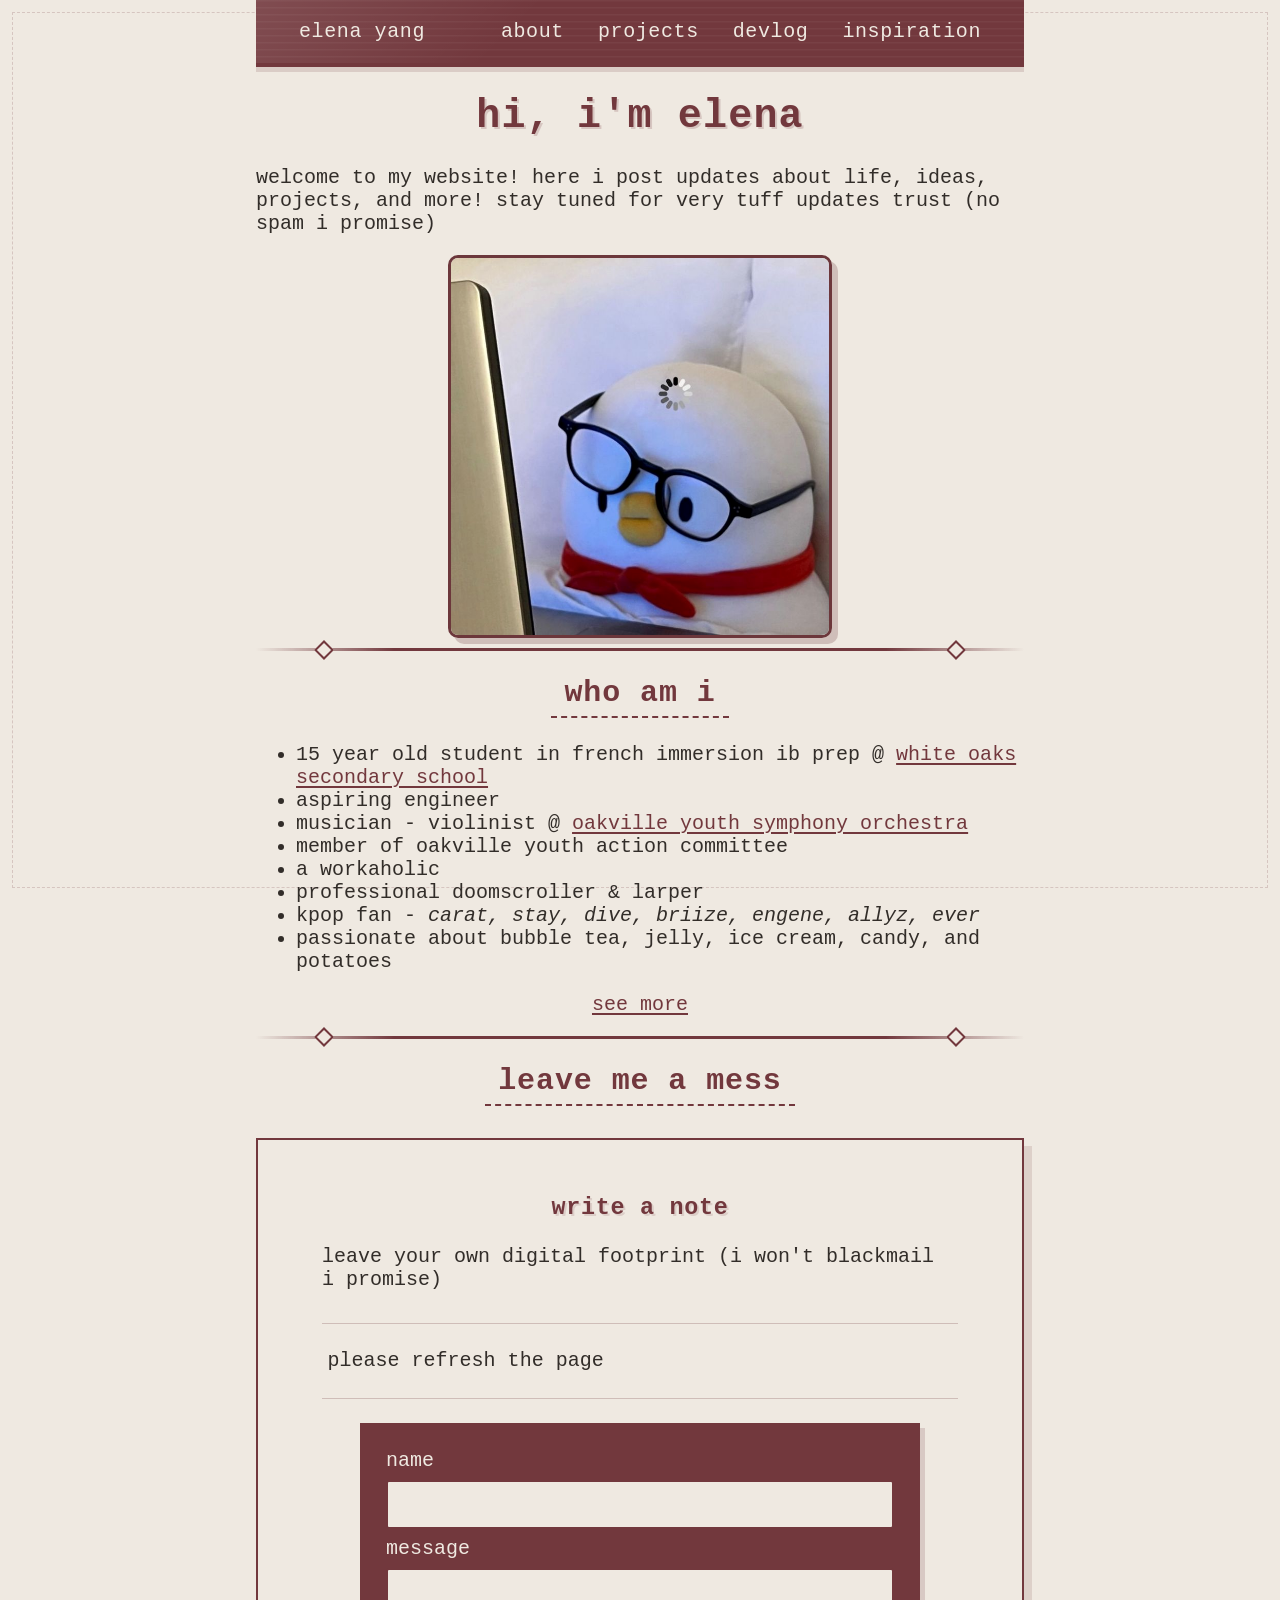
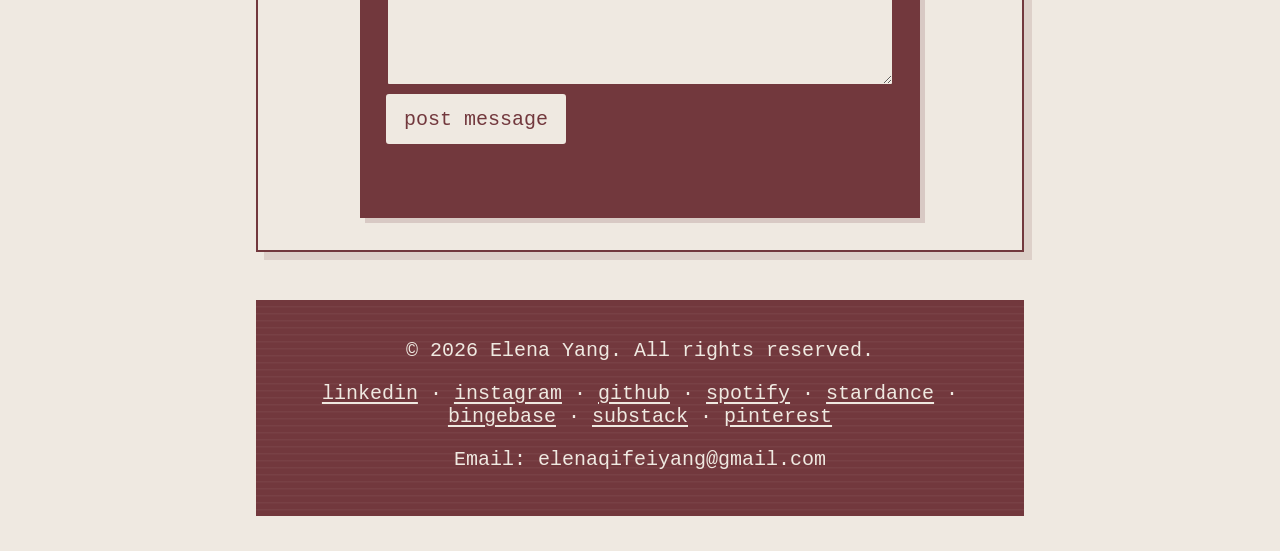
<file: index.html>
<!DOCTYPE html>
<html lang="en">
    <head>
        <meta charset="UTF-8">
        <meta name="viewport" content="width=device-width, initial-scale=1.0">
        <title>elena yang</title>
        <link rel = "icon" href = "download (6).jpg" style = "border-radius:10px;">
        <link rel = "stylesheet" href = "style.css">
    <body>

        <header class="site-header">
        <nav class="nav-system">
            <ul class="nav-links" id = "navLinks">
                <li><a href="index.html">elena yang</a></li>
                <li><a href="about.html">about</a></li>
                <li><a href="projects.html">projects</a></li>
                <li><a href="blog.html">devlog</a></li>
                <li><a href="inspo.html">inspiration</a></li>
            </ul>

            <button class="nav-toggle" id="navToggle" aria-label="Toggle navigation" aria-expanded="false">
                <span></span>
                <span></span>
                <span></span>
            </button>
        </nav>
    </header>

        <h1>hi, i'm elena</h1>
        <p>welcome to my website! here i post updates about life, ideas, projects, and more! stay tuned for very tuff updates trust (no spam i promise)</p>
        <img src="duck.jpg" alt = "duck" class = "image">
        <hr>

        <h2>who am i</h2>
        <ul>
            <li>15 year old student in french immersion ib prep @ <a href = "https://www.hdsb.ca/wos">white oaks secondary school</a></li>
            <li>aspiring engineer</li>
            <li>musician - violinist @ <a href = "https://www.osyo.ca">oakville youth symphony orchestra</a></li>
            <li>member of oakville youth action committee</li>
            <li>a workaholic</li>
            <li>professional doomscroller & larper</li>
            <li>kpop fan - <i>carat, stay, dive, briize, engene, allyz, ever</i></li>
            <li>passionate about bubble tea, jelly, ice cream, candy, and potatoes</li>
        </ul>

        <p style = "text-align: center;"><a href = "about.html">see more</a></p>
        <hr>
        <h2>leave me a message!</h2>
        <section class="guestbook" aria-labelledby="guestbook-title">
            <div class="guestbook-inner">
                <h3 id="guestbook-title">write a note</h3>
                <p>leave your own digital footprint (i won't blackmail i promise)</p>
                <div id="guestbookMessages" class="guestbook-messages" aria-live="polite">
                    <p>loading messages...</p>
                </div>
                <form id="guestbookForm" class="guestbook-form">
                    <label for="guestbookName">name</label>
                    <input id="guestbookName" name="name" type="text" maxlength="60" required autocomplete="name">

                    <label for="guestbookMessage">message</label>
                    <textarea id="guestbookMessage" name="message" rows="4" maxlength="280" required></textarea>

                    <label class="guestbook-website" aria-hidden="true">
                        website
                        <input name="website" type="text" tabindex="-1" autocomplete="off">
                    </label>

                    <button type="submit">post message</button>
                    <p id="guestbookStatus" class="guestbook-status" role="status" aria-live="polite"></p>
                </form>
            </div>
        </section>
        

        <footer>
            <p>&copy; 2026 Elena Yang. All rights reserved.</p>
            <p style = "align-self: center;"><a href = "https://www.linkedin.com/in/elena-yang-8b864b420">linkedin</a> &middot; <a href = "https://www.instagram.com/ele.naaa.y/">instagram</a>
            &middot; <a href = "https://github.com/ele-na2011">github</a> &middot; <a href = "https://open.spotify.com/user/31h2o2dfj5xzb2yewfbd2yvqqmdq?si=186e0ae6f700463e">spotify</a> &middot; <a href = "https://stardance.hackclub.com/@ele-na/projects">stardance</a>
            &middot; <a href = "https://bingebase.com/users/elenaqifeiyang">bingebase</a> &middot; <a href = "https://elenayang2011.substack.com/">substack</a> &middot; <a href = "https://pin.it/3pT1wcuAT">pinterest</a></p>
            <p>Email: elenaqifeiyang@gmail.com</p>
        </footer>
        <script src="script.js"></script>
    </body>
</html>
</file>
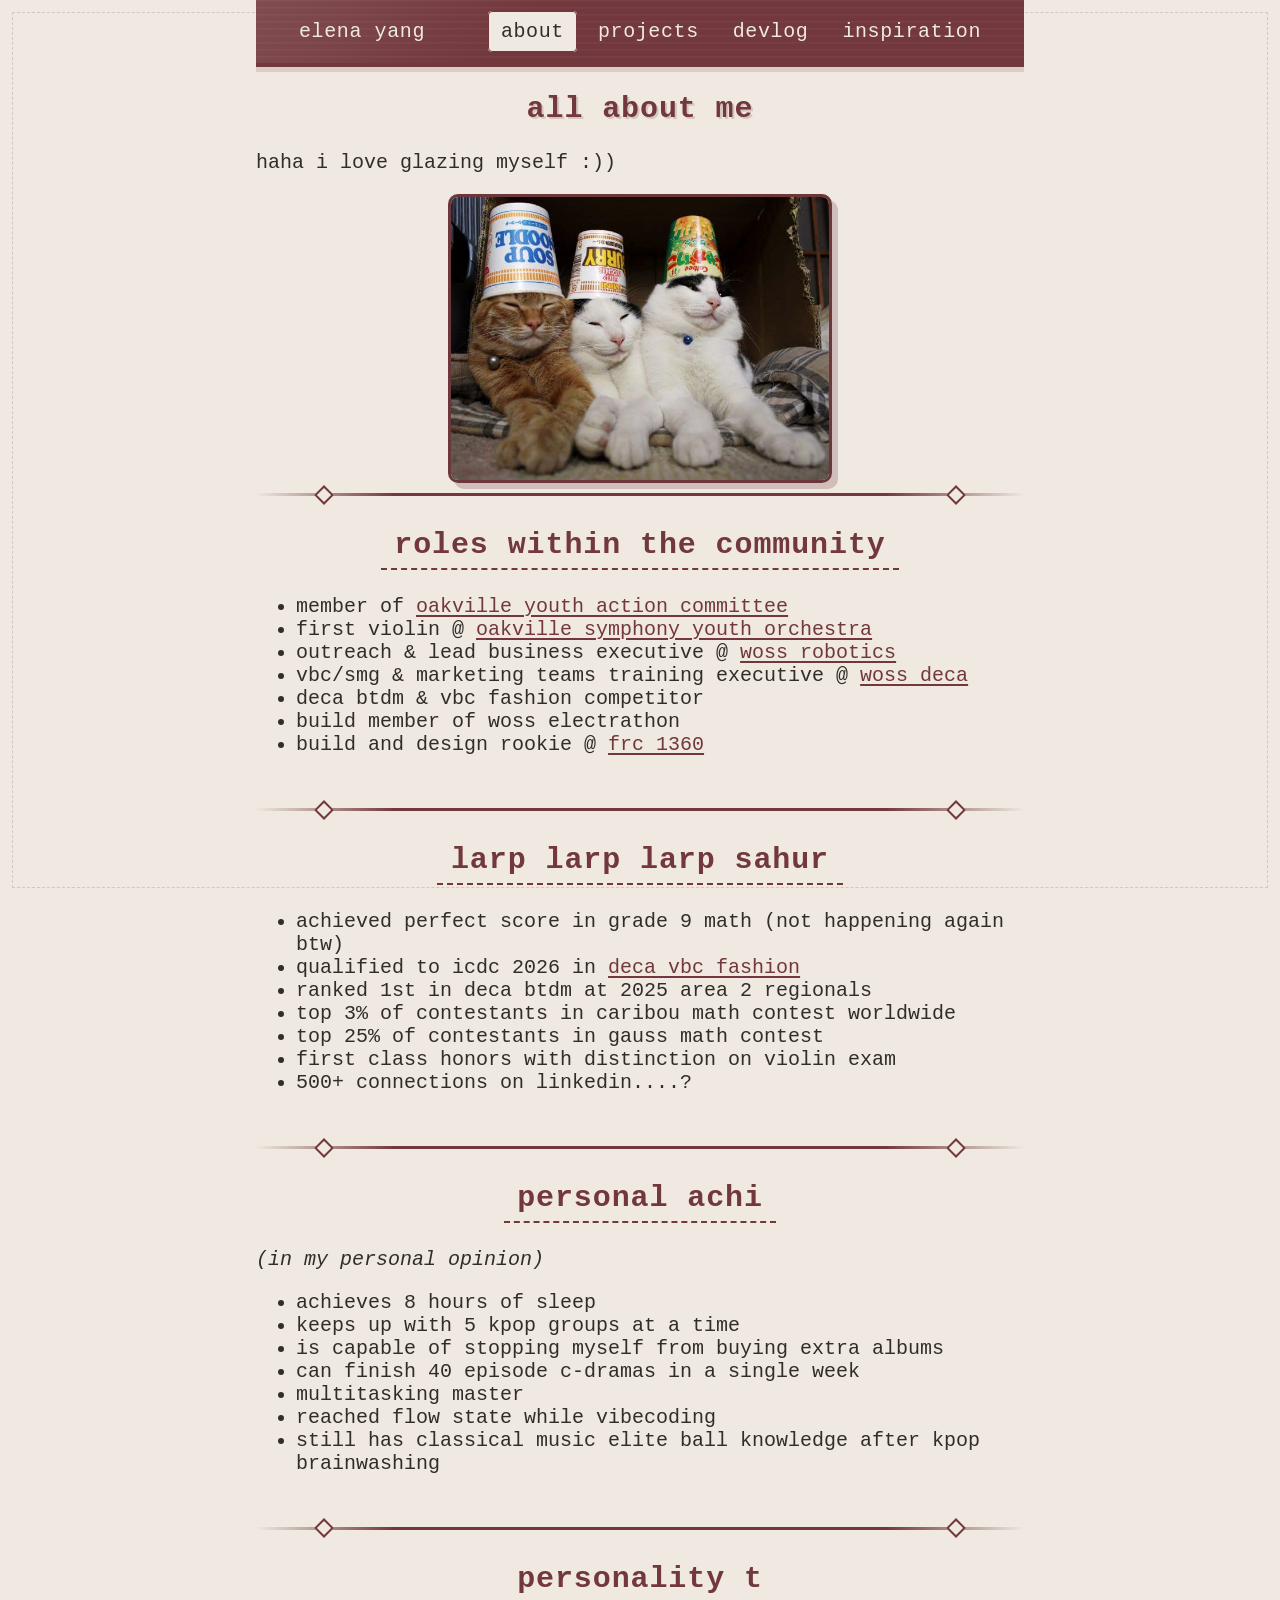
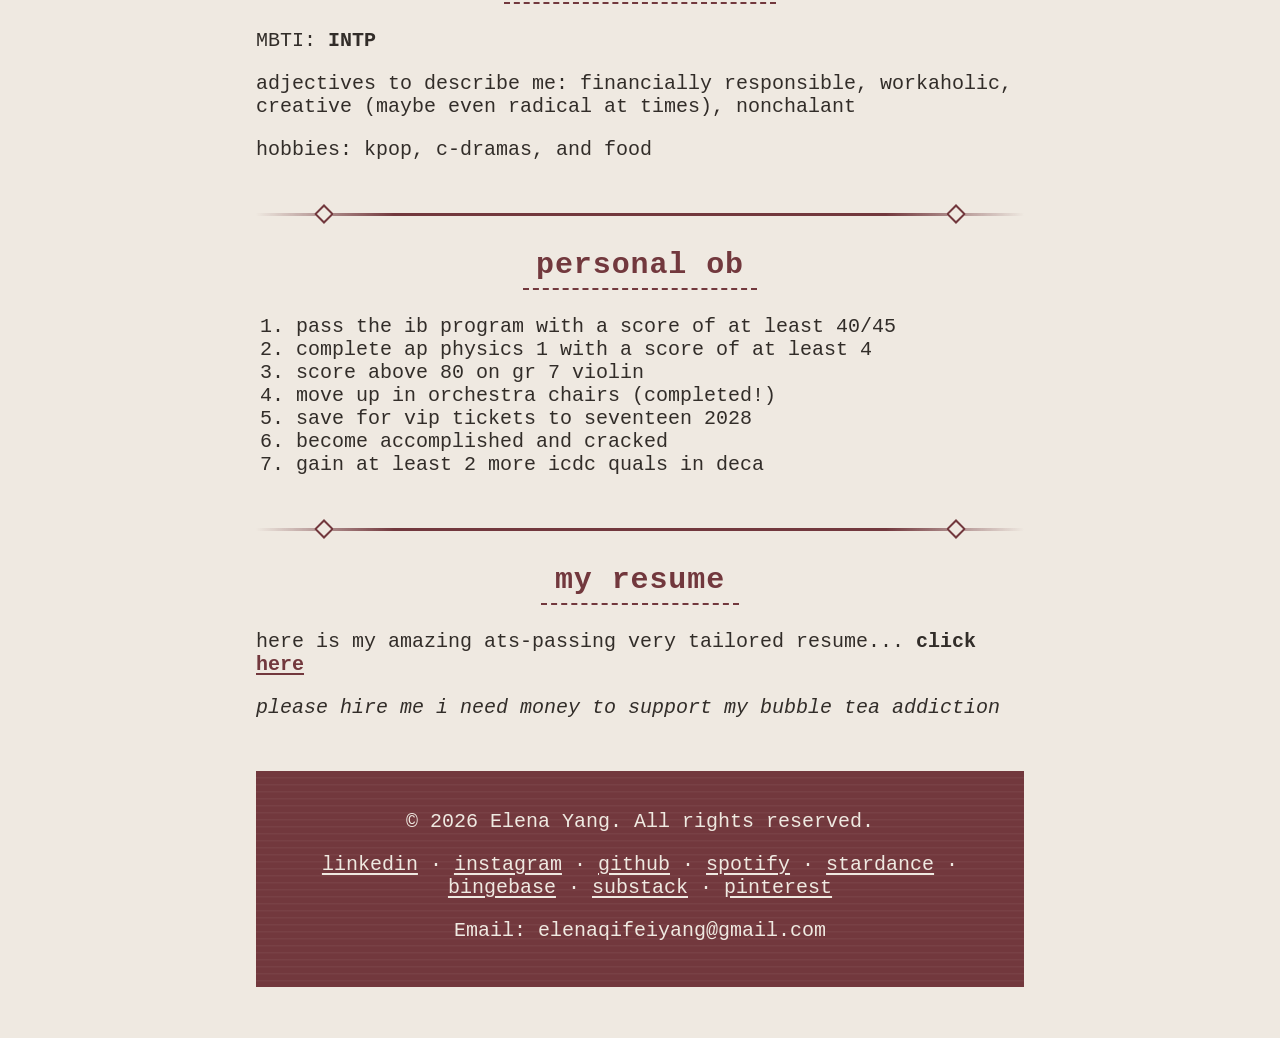
<file: about.html>
<!DOCTYPE html>
<html lang = "en">
    <head>
        <meta name="viewport" content="width=device-width, initial-scale=1.0">
        <link rel = "stylesheet" href = "style.css">
        <title>elena yang | about</title>
        <link rel = "icon" href = "download (6).jpg" style = "border-radius: 10px;">

    </head>

    <body class="about-page">
        <header class="site-header">
        <nav class="nav-system">
            <ul class="nav-links" id = "navLinks">
                <li><a href="index.html">elena yang</a></li>
                <li><a href="about.html" class = "active-page">about</a></li>
                <li><a href="projects.html">projects</a></li>
                <li><a href="blog.html">devlog</a></li>
                <li><a href="inspo.html">inspiration</a></li>
            </ul>

            <button class="nav-toggle" id="navToggle" aria-label="Toggle navigation" aria-expanded="false">
                <span></span>
                <span></span>
                <span></span>
            </button>
        </nav>
    </header>

    <section class="about-intro">
        <div>
            <h1>all about me</h1>
            <p>haha i love glazing myself :))</p>
        </div>
        <img src = "2bmyl2anbgc01.jpg" class = "image" alt="Elena Yang">
    </section>
    <hr>

    <section class="about-section about-section--text-only">
        <div class="about-section-content">
            <h2>roles within the community</h2>
            <ul>
                <li>member of <a href = "https://www.oakville.ca/parks-recreation-culture/programs-activities/youth-services/oakville-youth-action-committee/">oakville youth action committee</a></li>
                <li>first violin @ <a href = "https://osyo.ca/">oakville symphony youth orchestra</a></li>
                <li>outreach & lead business executive @ <a href = "https://wossrobotics.ca">woss robotics</a></li>
                <li>vbc/smg & marketing teams training executive @ <a href = "https://www.instagram.com/wossdeca/?hl=en">woss deca</a></li>
                <li>deca btdm & vbc fashion competitor</li>
                <li>build member of woss electrathon</li>
                <li>build and design rookie @ <a href = "https://1360.ca/">frc 1360</a></li>
            </ul>
        </div>
    </section>
    <hr>

    <section class="about-section about-section--text-only">
        <div class="about-section-content">
            <h2>larp larp larp sahur</h2>
            <ul>
                <li>achieved perfect score in grade 9 math (not happening again btw)</li>
                <li>qualified to icdc 2026 in <a href = "https://www.decadirect.org/articles/announcing-the-2025-2026-virtual-business-challenge-round-2-icdc-qualifiers">deca vbc fashion</a></li>
                <li>ranked 1st in deca btdm at 2025 area 2 regionals</li>
                <li>top 3% of contestants in caribou math contest worldwide</li>
                <li>top 25% of contestants in gauss math contest</li>
                <li>first class honors with distinction on violin exam</li>
                <li>500+ connections on linkedin....?</li>
            </ul>
        </div>
    </section>

    <hr>
    
    <section class="about-section about-section--text-only">
        <div class="about-section-content">
            <h2>personal achievements</h2>
            <p><i>(in my personal opinion)</i></p>
            <ul>
                <li>achieves 8 hours of sleep</li>
                <li>keeps up with 5 kpop groups at a time</li>
                <li>is capable of stopping myself from buying extra albums</li>
                <li>can finish 40 episode c-dramas in a single week</li>
                <li>multitasking master</li>
                <li>reached flow state while vibecoding</li>
                <li>still has classical music elite ball knowledge after kpop brainwashing</li>
            </ul>
        </div>
    </section>
    <hr>
    <section class="about-section about-section--text-only">
        <div class="about-section-content">
            <h2>personality traits</h2>
            <p>MBTI: <strong>INTP</strong></p>
            <p>adjectives to describe me: financially responsible, workaholic, creative (maybe even radical at times), nonchalant</p>
            <p>hobbies: kpop, c-dramas, and food</p>
        </div>
    </section>
    <hr>
    <section class="about-section about-section--text-only">
        <div class="about-section-content">
            <h2>personal objectives</h2>
            <ol>
                <li>pass the ib program with a score of at least 40/45</li>
                <li>complete ap physics 1 with a score of at least 4</li>
                <li>score above 80 on gr 7 violin</li>
                <li>move up in orchestra chairs (completed!)</li>
                <li>save for vip tickets to seventeen 2028</li>
                <li>become accomplished and cracked</li>
                <li>gain at least 2 more icdc quals in deca</li>
            </ol>
        </div>
    </section>

    <hr>
    <section class="about-section about-section--text-only">
        <div class="about-section-content">
            <h2>my resume</h2>
            <p>here is my amazing ats-passing very tailored resume... <strong>click <a href = "Elena_Yang_Resume.pdf">here</a></strong></p>
            <p><i>please hire me i need money to support my bubble tea addiction</i></p>
        </div>
    </section>
    </body>
    <script src="script.js"></script>
    <footer>
            <p>&copy; 2026 Elena Yang. All rights reserved.</p>
            <p style = "align-self: center;"><a href = "https://www.linkedin.com/in/elena-yang-8b864b420">linkedin</a> &middot; <a href = "https://www.instagram.com/ele.naaa.y/">instagram</a>
            &middot; <a href = "https://github.com/ele-na2011">github</a> &middot; <a href = "https://open.spotify.com/user/31h2o2dfj5xzb2yewfbd2yvqqmdq?si=186e0ae6f700463e">spotify</a> &middot; <a href = "https://stardance.hackclub.com/@ele-na/projects">stardance</a>
            &middot; <a href = "https://bingebase.com/users/elenaqifeiyang">bingebase</a> &middot; <a href = "https://elenayang2011.substack.com/">substack</a> &middot; <a href = "https://pin.it/3pT1wcuAT">pinterest</a></p>
            <p>Email: elenaqifeiyang@gmail.com</p>
        </footer>
</html>
</file>
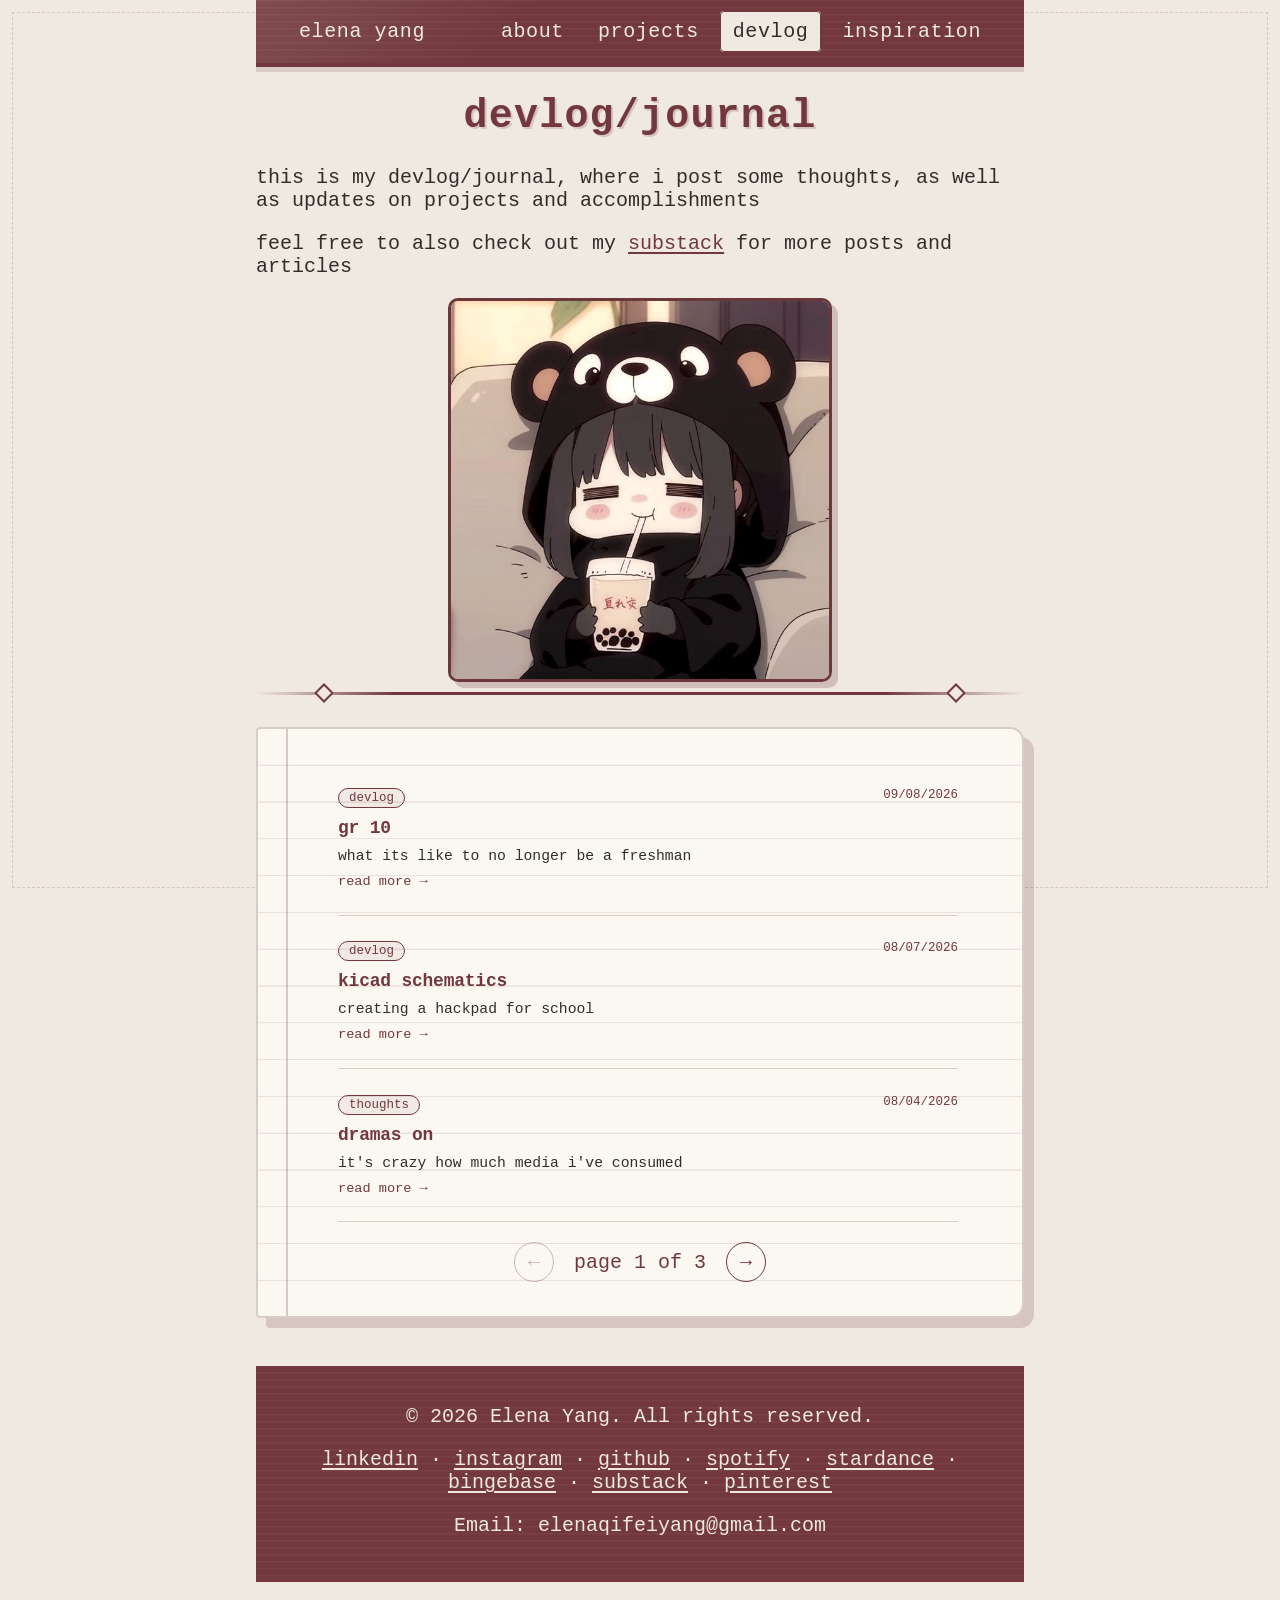
<file: blog.html>
<!DOCTYPE html>
<html lang = "en">
    <head>
        <meta name="viewport" content="width=device-width, initial-scale=1.0">
        <link rel = "stylesheet" href = "style.css">
        <title>elena yang | devlog</title>
        <link rel = "icon" href = "download (6).jpg" style = "border-radius: 10px;">

        <style>
           :root {
            --font: monospace, x-large;
           }
            .grid{
  display:grid;
  gap:18px;
  grid-template-columns:repeat(auto-fill,minmax(260px,1fr));
}

.card{
  border:2px solid #322d29;
  border-radius:10px;
  padding:22px;
  text-align:left;
  font-family:monospace;;
  color:#322d29;
  font-size: x-large;
  display:flex;
  flex-direction:column;
  gap:10px;
  transition:transform .25s cubic-bezier(.2,.8,.2,1), background .25s, border-color .25s, box-shadow .25s;
}

.card:focus-visible{outline:2px solid var(--accent);outline-offset:3px}

.card .meta{display:flex;justify-content:space-between;gap:10px;font-size:.78rem;color:var(--muted)}
.tag{border:1px solid var(--line);padding:2px 10px;border-radius:999px}
.card h3{margin:0;font-size:1.12rem;letter-spacing:-.01em}
.card .excerpt{margin:0;color:var(--muted);font-size:.92rem}
.card .more{margin-top:auto;color:var(--accent);font-size:.85rem}

/* ---- expanded overlay ---- */
.overlay{
  position:fixed;
  inset:0;
  background:#322d29;
  backdrop-filter:blur(6px);
  display:flex;
  align-items:flex-start;
  justify-content:center;
  padding:40px 18px;
  overflow-y:auto;
  z-index:50;
  opacity:0;
  pointer-events:none;
  transition:opacity .25s;
}
.overlay.open{opacity:1;pointer-events:auto}

.panel{
  width:min(760px,100%);
  background:#322d29;
  border:1px solid var(--line);
  border-radius:20px;
  padding:38px 34px;
  transform:translateY(18px) scale(.98);
  opacity:0;
  transition:transform .3s cubic-bezier(.2,.8,.2,1), opacity .3s;
}
.overlay.open .panel{transform:none;opacity:1}

.panel header{color:#efe9e1;display:flex;justify-content:space-between;gap:16px;align-items:flex-start}
.panel h2{color:#efe9e1;margin:0;font-size:1.7rem;letter-spacing:-.02em}
.panel .meta{color:#efe9e1;font-size:.85rem;margin:6px 0 22px}
.panel .body p{color:#efe9e1;margin:0 0 16px}
.panel .body ul{color:#efe9e1;padding-left:20px}
.panel .body code{background:#efe9e1;padding:2px 6px;border-radius:6px;font-size:.88em}

.close{
  background:transparent;
  border:1px solid var(--line);
  color:var(--muted);
  width:34px;
  height:34px;
  border-radius:50%;
  cursor:pointer;
  font-size:1rem;
  flex-shrink:0;
  transition:.2s;
}
.close:hover{border-color:var(--accent);color:var(--accent);transform:rotate(90deg)}

template{display:none}

/* Streetwear details against the wine-red theme */
.grid{
  position:relative;
  padding-top:12px;
}

.grid::before{
  content:"click any card to read my amazing thoughts that are super duper important trust trust i'm definitely becoming a writer (the larping paradox: the more you larp the less you larp)";
  display:flex;
  min-height:180px;
  padding:22px;
  border:2px dashed var(--accent);
  color:var(--accent);
  background:rgba(114,56,61,.08);
  font-size:1rem;
  letter-spacing:.05em;
  line-height:1.5;
  text-align:center;
  align-items:center;
  justify-content:center;
  text-shadow:1px 1px 0 rgba(114,56,61,.25);
}

.card{
  position:relative;
  border-color:var(--accent);
  border-radius:4px;
  background:var(--bg);
  box-shadow:5px 5px 0 rgba(114,56,61,.2);
}

.card::after{
  content:"";
  position:absolute;
  inset:7px;
  pointer-events:none;
  border:1px dashed rgba(114,56,61,.34);
  border-radius:2px;
}

.card:hover{
  border-color:var(--accent);
  box-shadow:7px 7px 0 rgba(114,56,61,.28);
}

.card .meta{
  color:var(--accent);
}

.tag{
  border-color:var(--accent);
  color:var(--accent);
  background:rgba(114,56,61,.08);
}

.card h3{
  color:var(--accent);
}

.card .more{
  color:var(--accent);
}

.panel{
  border-color:var(--accent);
  box-shadow:8px 8px 0 rgba(114,56,61,.3);
}

.panel h2{
  border-bottom-color:var(--accent);
}

.close{
  border-color:var(--accent);
}

.close:hover{
  color:var(--accent);
  border-color:var(--accent);
}

@media (prefers-reduced-motion:reduce){
  *{transition:none!important}
}

/* Notebook presentation */
.notebook-scene{
  margin:2rem 0 3rem;
  perspective:1400px;
}

.notebook{
  position:relative;
  min-height:520px;
  transform-style:preserve-3d;
}

.notebook-pages{
  position:relative;
  display:flex;
  flex-direction:column;
  min-height:520px;
  padding:34px clamp(22px, 5vw, 64px);
  overflow:hidden;
  border:2px solid var(--line);
  border-radius:4px 14px 14px 4px;
  background:
    repeating-linear-gradient(to bottom, transparent 0 2.2rem, rgba(114,56,61,.12) 2.25rem 2.3rem),
    #fbf8f2;
  box-shadow:10px 10px 0 rgba(114,56,61,.2);
  transform-style:preserve-3d;
}

.notebook-pages::before{
  content:"";
  position:absolute;
  inset:0 auto 0 28px;
  width:2px;
  background:rgba(114,56,61,.25);
}

.notebook-cover{
  position:absolute;
  inset:0;
  z-index:2;
  display:flex;
  flex-direction:column;
  align-items:center;
  justify-content:center;
  gap:1rem;
  border:2px solid var(--accent);
  border-radius:4px 14px 14px 4px;
  color:var(--bg);
  background:
    repeating-linear-gradient(0deg, transparent 0 7px, rgba(255,255,255,.05) 8px 9px),
    var(--accent);
  box-shadow:10px 10px 0 rgba(114,56,61,.28);
  transform-origin:left center;
  transition:transform 1s cubic-bezier(.2,.8,.2,1), opacity .4s ease;
  backface-visibility:hidden;
}

.notebook-cover strong{
  font-size:clamp(1.7rem, 5vw, 3rem);
  letter-spacing:.08em;
  text-transform:lowercase;
}

.notebook-cover span{
  border:1px dashed var(--bg);
  padding:.55rem 1rem;
  letter-spacing:.08em;
  text-transform:lowercase;
}

.notebook.open .notebook-cover{
  transform:rotateY(-108deg);
  pointer-events:none;
}

.notebook .grid{
  display:block;
  flex:1;
  padding:0 0 0 1rem;
}

.notebook .grid::before{
  display:none;
}

.notebook .card{
  border:0;
  border-bottom:1px solid var(--line);
  border-radius:0;
  padding:1.6rem 0;
  background:transparent;
  box-shadow:none;
  font-size:1rem;
}

.notebook .card::after{
  display:none;
}

.notebook .card:hover{
  transform:translateX(6px);
  box-shadow:none;
}

.notebook .card:last-child{
  border-bottom:0;
}

.notebook-controls{
  display:flex;
  align-items:center;
  justify-content:center;
  gap:1.25rem;
  flex-shrink:0;
  margin-top:auto;
  padding-top:1.25rem;
  color:var(--accent);
}

.notebook-arrow{
  width:2.5rem;
  height:2.5rem;
  border:1px solid var(--accent);
  border-radius:50%;
  color:var(--accent);
  background:transparent;
  cursor:pointer;
  font:inherit;
  font-size:1.25rem;
  transition:background .2s, color .2s, transform .2s;
}

.notebook-arrow:hover:not(:disabled){
  color:var(--bg);
  background:var(--accent);
  transform:scale(1.08);
}

.notebook-arrow:focus-visible{
  outline:2px solid var(--accent);
  outline-offset:3px;
}

.notebook-arrow:disabled{
  cursor:not-allowed;
  opacity:.35;
}

.notebook .card[hidden]{
  display:none;
}

.notebook-pages.is-turning-next .grid,
.notebook-pages.is-turning-previous .grid{
  visibility:hidden;
}

.notebook-pages.is-turning-next .notebook-controls,
.notebook-pages.is-turning-previous .notebook-controls{
  visibility:hidden;
}

.notebook-pages.is-turning-next::after,
.notebook-pages.is-turning-previous::after{
  content:"";
  position:absolute;
  inset:0;
  z-index:3;
  pointer-events:none;
  border:2px solid var(--line);
  background:
    repeating-linear-gradient(to bottom, transparent 0 2.2rem, rgba(114,56,61,.12) 2.25rem 2.3rem),
    #fbf8f2;
  backface-visibility:hidden;
}

.notebook-pages.is-turning-next::after{
  transform-origin:left center;
  animation:page-turn-next 1.1s ease-in-out forwards;
}

.notebook-pages.is-turning-previous::after{
  transform-origin:right center;
  animation:page-turn-previous 1.1s ease-in-out forwards;
}

@keyframes page-turn-next{
  0%{ transform:rotateY(0); opacity:1; }
  48%{ transform:rotateY(-92deg); opacity:1; }
  100%{ transform:rotateY(-180deg); opacity:0; }
}

@keyframes page-turn-previous{
  0%{ transform:rotateY(0); opacity:1; }
  48%{ transform:rotateY(92deg); opacity:1; }
  100%{ transform:rotateY(180deg); opacity:0; }
}

@media (max-width:640px){
  .notebook-pages{
    padding:24px 18px 24px 36px;
  }

  .notebook-pages::before{
    left:20px;
  }

  .notebook .grid{
    padding-left:0;
  }
}
        </style>
    </head>

    <body>
        <header class="site-header">
        <nav class="nav-system">
            <ul class="nav-links" id = "navLinks">
                <li><a href="index.html">elena yang</a></li>
                <li><a href="about.html">about</a></li>
                <li><a href="projects.html">projects</a></li>
                <li><a href="blog.html" class = "active-page">devlog</a></li>
                <li><a href="inspo.html">inspiration</a></li>

            </ul>

            <button class="nav-toggle" id="navToggle" aria-label="Toggle navigation" aria-expanded="false">
                <span></span>
                <span></span>
                <span></span>
            </button>
        </nav>

   
    </header>

    
    <h1>devlog/journal</h1>
    <p>this is my devlog/journal, where i post some thoughts, as well as updates on projects and accomplishments</p>

    <p>feel free to also check out my <a href = "https://elenayang2011.substack.com/">substack</a> for more posts and articles</p>

    <img src = "xd mi amiga gianella.jpg" alt = "picture" class = "image">
    <hr>
    <section class="notebook-scene" id="notebookScene" aria-label="Devlog notebook">
      <div class="notebook" id="notebook">
        <div class="notebook-pages">
          <div class="grid" id="grid">

    <!-- ===== TEMPLATE CARD — duplicate this per entry ===== -->
     <article class="card" data-title="first day of school"
             data-date="09/08/2026" data-read="1 min" tabindex="0" role="button">
      <div class="meta"><span class="tag">devlog</span><span>09/08/2026</span></div>
      <h3>gr 10</h3>
      <p class="excerpt">what its like to no longer be a freshman</p>
      <span class="more">read more →</span>
      <template>
        <p>today was the first day of gr 10! it was nice to reconnect with all my friends and meet my new teachers! my classes are pretty tough,
          but i think i can manage. today we just went over the course outlines, as well as the new grading system ontario dropped. it will be hard to manage everything, especially my extracurriculars and my coding commitments so i'm a bit apprehensive. anyways its been a tuff day
        </p>
      </template>
    </article>
     <article class="card" data-title="kicad schematics"
             data-date="08/07/2026" data-read="1 min" tabindex="0" role="button">
      <div class="meta"><span class="tag">devlog</span><span>08/07/2026</span></div>
      <h3>kicad schematics</h3>
      <p class="excerpt">creating a hackpad for school</p>
      <span class="more">read more →</span>
      <template>
        <p>lately i've been working on my latest project, which is a macropad. i want to use it in school and just make my life easier overall because hehehe...ib is gonna kill me fs. anyways
           i started designing the schematics for the macropad in kicad, which is a software that allows you to design pcbs and schematics. kicad is lowk easy to use, but i really don't understand anything
           about how to actually wire the components, so i've just lowk been clauding everything (when in doubt claude it out yk). i have a decent idea of what i'm going to do with this hackpad, but lets hope it turns out well.
        </p>
      </template>
    </article>
     <article class="card" data-title="dramas on bingebase"
             data-date="08/04/2026" data-read="1 min" tabindex="0" role="button">
      <div class="meta"><span class="tag">thoughts</span><span>08/04/2026</span></div>
      <h3>dramas on bingebase</h3>
      <p class="excerpt">it's crazy how much media i've consumed</p>
      <span class="more">read more →</span>
      <template>
        <p>today i made my bingebase account, and attempted to add all the shows i've watched before. c-dramas with over 80 episodes, each 50 minutes long. my profile literally says i've consumed 4 months of dramas. 4 MONTHS. which is a crazy number considering
          i don't think i have even half of all the dramas and media i've watched over the years logged. i should lock in...
        </p>
      </template>
    </article>
    
     <article class="card" data-title="i hate wordpress"
             data-date="08/03/2026" data-read="1 min" tabindex="0" role="button">
      <div class="meta"><span class="tag">devlog</span><span>08/03/2026</span></div>
      <h3>i hate wordpress</h3>
      <p class="excerpt">wordpress is now my no 1 op</p>
      <span class="more">read more →</span>
      <template>
        <p>today i actually locked in as an intern for astral nexus tech and got started on web development! it just so happens that this tech company uses wordpress for web hosting and stuff, and oh my god wordpress is impossible to use.
            it took me 30 minutes to literally figure out how to add blocks, then another 30 to figure out how to change font size!! literally in my opinion html might be better and quicker at this point! anyways today i got the trial site started,
            and i also got my ideas approved by the founder this morning to go ahead and start developing. i thought i'd hit the easy part with web development, but noooooo</p>
      </template>
    </article>

    <article class="card" data-title="day 1 of sidequest"
             data-date="08/01/2026" data-read="2 min" tabindex="0" role="button">
      <div class="meta"><span class="tag">thoughts</span><span>08/01/2026</span></div>
      <h3>day 1 of sidequest</h3>
      <p class="excerpt">starting a nonprofit is really an experience...</p>
      <span class="more">read more →</span>
      <template>
        <p>today i ran the first meeting for my nonprofit organization; sidequest. it was great seeing so many students interested in leadership and working to make a difference. but it also got me thinking.
        since when was making the world a better place so much the responsibility of youth, who are supposed to be enjoying the last years before they have to worry about incomes and taxes? it seems
        like the world right now is running on a system: adults create problems, youth attempt to solve them. adults create climate change, youth work their butts off trying to reverse it. i dont believe we should
        be handed everything on a silver platter, but i do believe that solving these problems should not be the entire responsibility of youth, under a title of initiative and getting into university. i believe that 
        humanity's future is something everyone is responsible for, and youth should not be forced to give up their most innocent years to fix a world that is already broken beyond repair.</p>
      </template>
    </article>

    <article class="card" data-title="coding vs physics"
             data-date="07/31/2026" data-read="1 min" tabindex="0" role="button">
      <div class="meta"><span class="tag">thoughts</span><span>07/31/2026</span></div>
      <h3>coding vs physics</h3>
      <p class="excerpt">how tf do i manage my time</p>
      <span class="more">read more →</span>
      <template>
        <p>never before had i thought that i would spend the entire summer STUDYING. faced with the dilemma of my school not offering hl physics (high level physics) as an option, i am forced to
        take other courses outside of school to boost this aspect. i am currently studying ap physics, but im also stuck. at the first unit. it's been 2 days since i last touched that textbook (ive been coding since)
        and i can't help but wonder; was this decision really right? am i truly cut out for engineering?
    </p>
      </template>
    </article>

    <article class="card" data-title="layered farming"
             data-date="07/30/2026" data-read="1 min" tabindex="0" role="button">
      <div class="meta"><span class="tag">ideas</span><span>07/30/2026</span></div>
      <h3>layered farming</h3>
      <p class="excerpt">what if humanity could farm using less space?</p>
      <span class="more">read more →</span>
      <template>
        <p>in grade 8 i once had to do a project; solve a SDG (sustainable development goal) in my own way. i pitched layered farming, which got overriden by a music project that 
            helps dementia patients. looking back, there was definitely a solution to layered farming. with the amazon rainforest losing space and wildlife all around the world 
            losing their homes, it would be a true lifesaver if humans were able to invent layered farms that occupy less horizontal space. however, the biggest problem i see with
        that is that sunlight may not be able to penetrate all the layers of plants. for this i see two solutions. mirrors and lenses that amplify the sunlight, or a layering strategy 
    where the plants that need the most sunlight are at the top and the crops that need the least are at the bottom. should i make a 3d model of this?</p>
      </template>
    </article>

          </div>
          <nav class="notebook-controls" aria-label="Devlog pages">
            <button type="button" class="notebook-arrow" id="previousPage" aria-label="Previous page" disabled>←</button>
            <span id="pageStatus" aria-live="polite"></span>
            <button type="button" class="notebook-arrow" id="nextPage" aria-label="Next page">→</button>
          </nav>
        </div>
        <div class="notebook-cover" aria-hidden="true">
          <strong>elena's devlog</strong>
          <span>scroll down to open</span>
        </div>
      </div>
    </section>

    <div class="overlay" id="overlay" role="dialog" aria-modal="true" aria-labelledby="panelTitle">
        <div class="panel">
            <header>
                <h2 id="panelTitle"></h2>
                <button class="close" id="close" aria-label="close">✕</button>
            </header>
            <div class="meta" id="panelMeta"></div>
            <div class="body" id="panelBody"></div>
            </div>
            </div>
    <script src="script.js"></script>
    <script src="blog.js"></script>
    <footer>
            <p>&copy; 2026 Elena Yang. All rights reserved.</p>
            <p style = "align-self: center;"><a href = "https://www.linkedin.com/in/elena-yang-8b864b420">linkedin</a> &middot; <a href = "https://www.instagram.com/ele.naaa.y/">instagram</a>
            &middot; <a href = "https://github.com/ele-na2011">github</a> &middot; <a href = "https://open.spotify.com/user/31h2o2dfj5xzb2yewfbd2yvqqmdq?si=186e0ae6f700463e">spotify</a> &middot; <a href = "https://stardance.hackclub.com/@ele-na/projects">stardance</a>
            &middot; <a href = "https://bingebase.com/users/elenaqifeiyang">bingebase</a> &middot; <a href = "https://elenayang2011.substack.com/">substack</a> &middot; <a href = "https://pin.it/3pT1wcuAT">pinterest</a></p>
            <p>Email: elenaqifeiyang@gmail.com</p>
        </footer>
    
    </body>
</html>
</file>
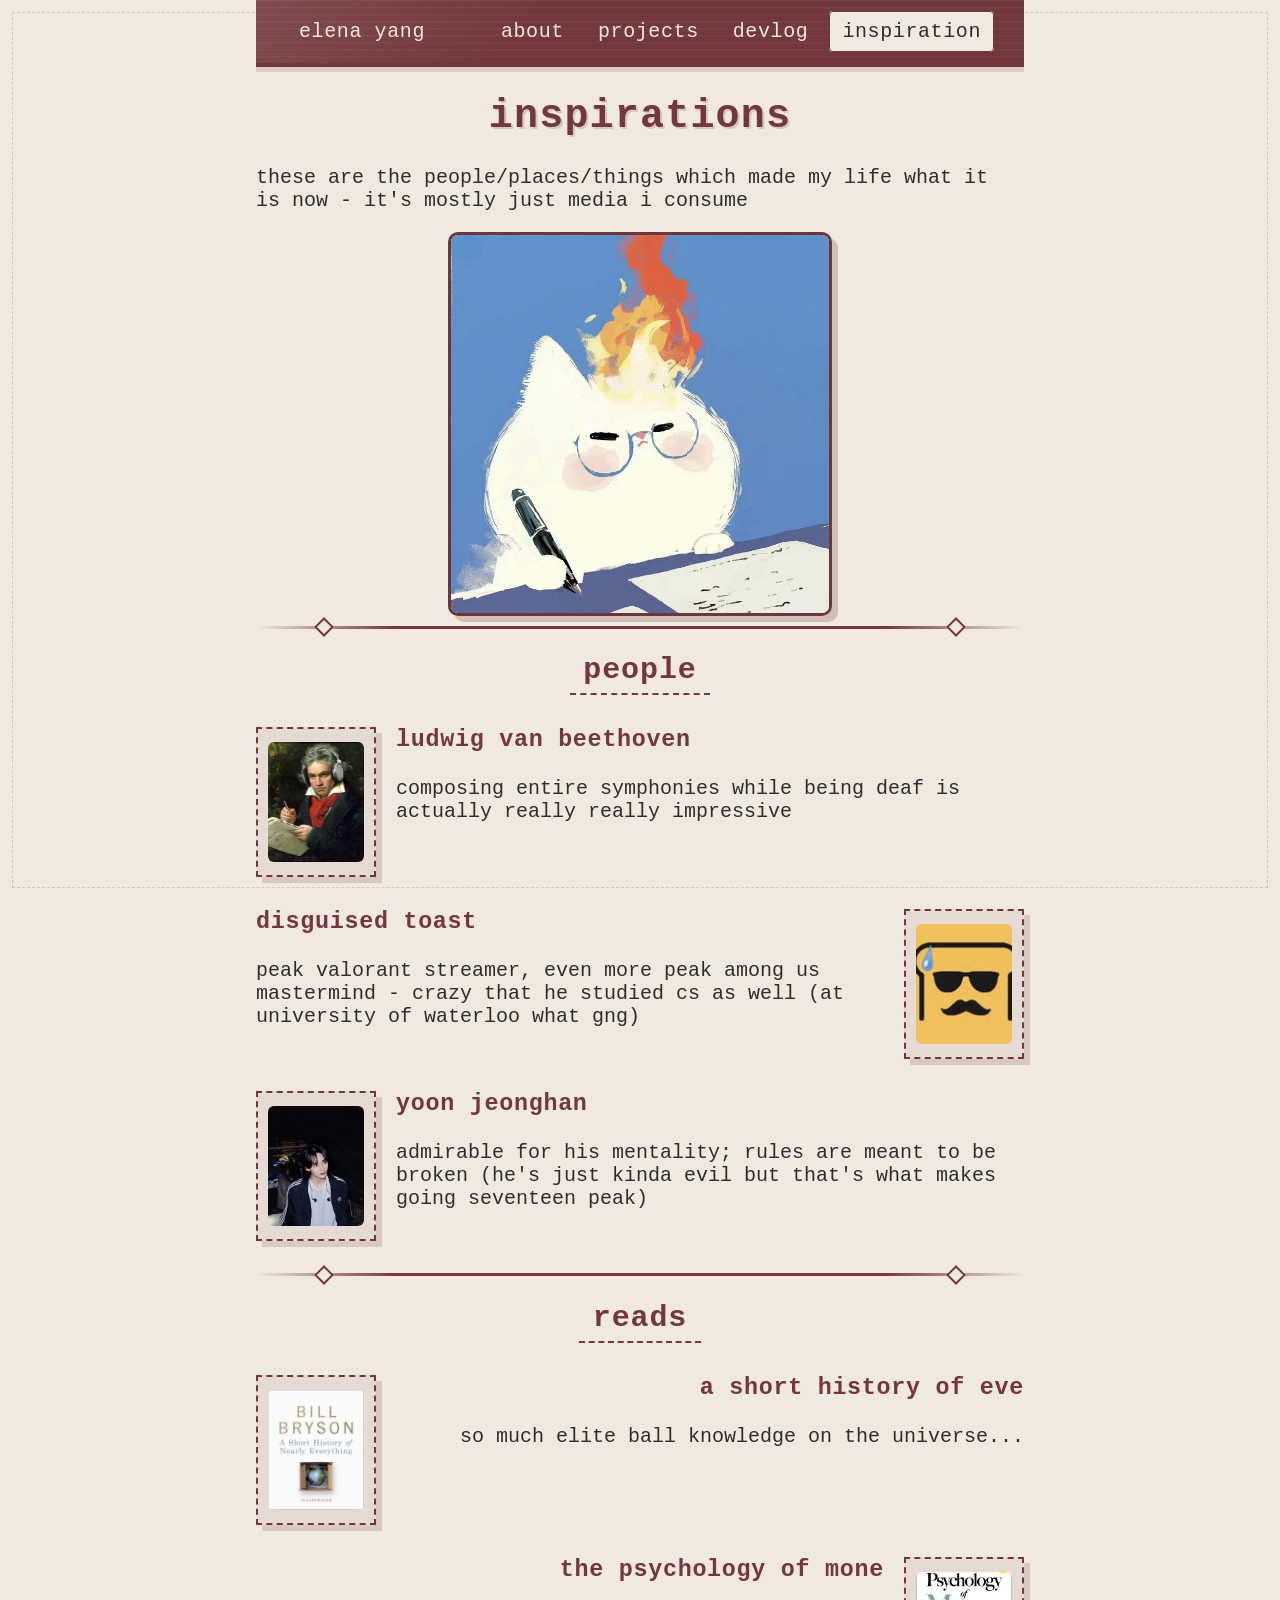
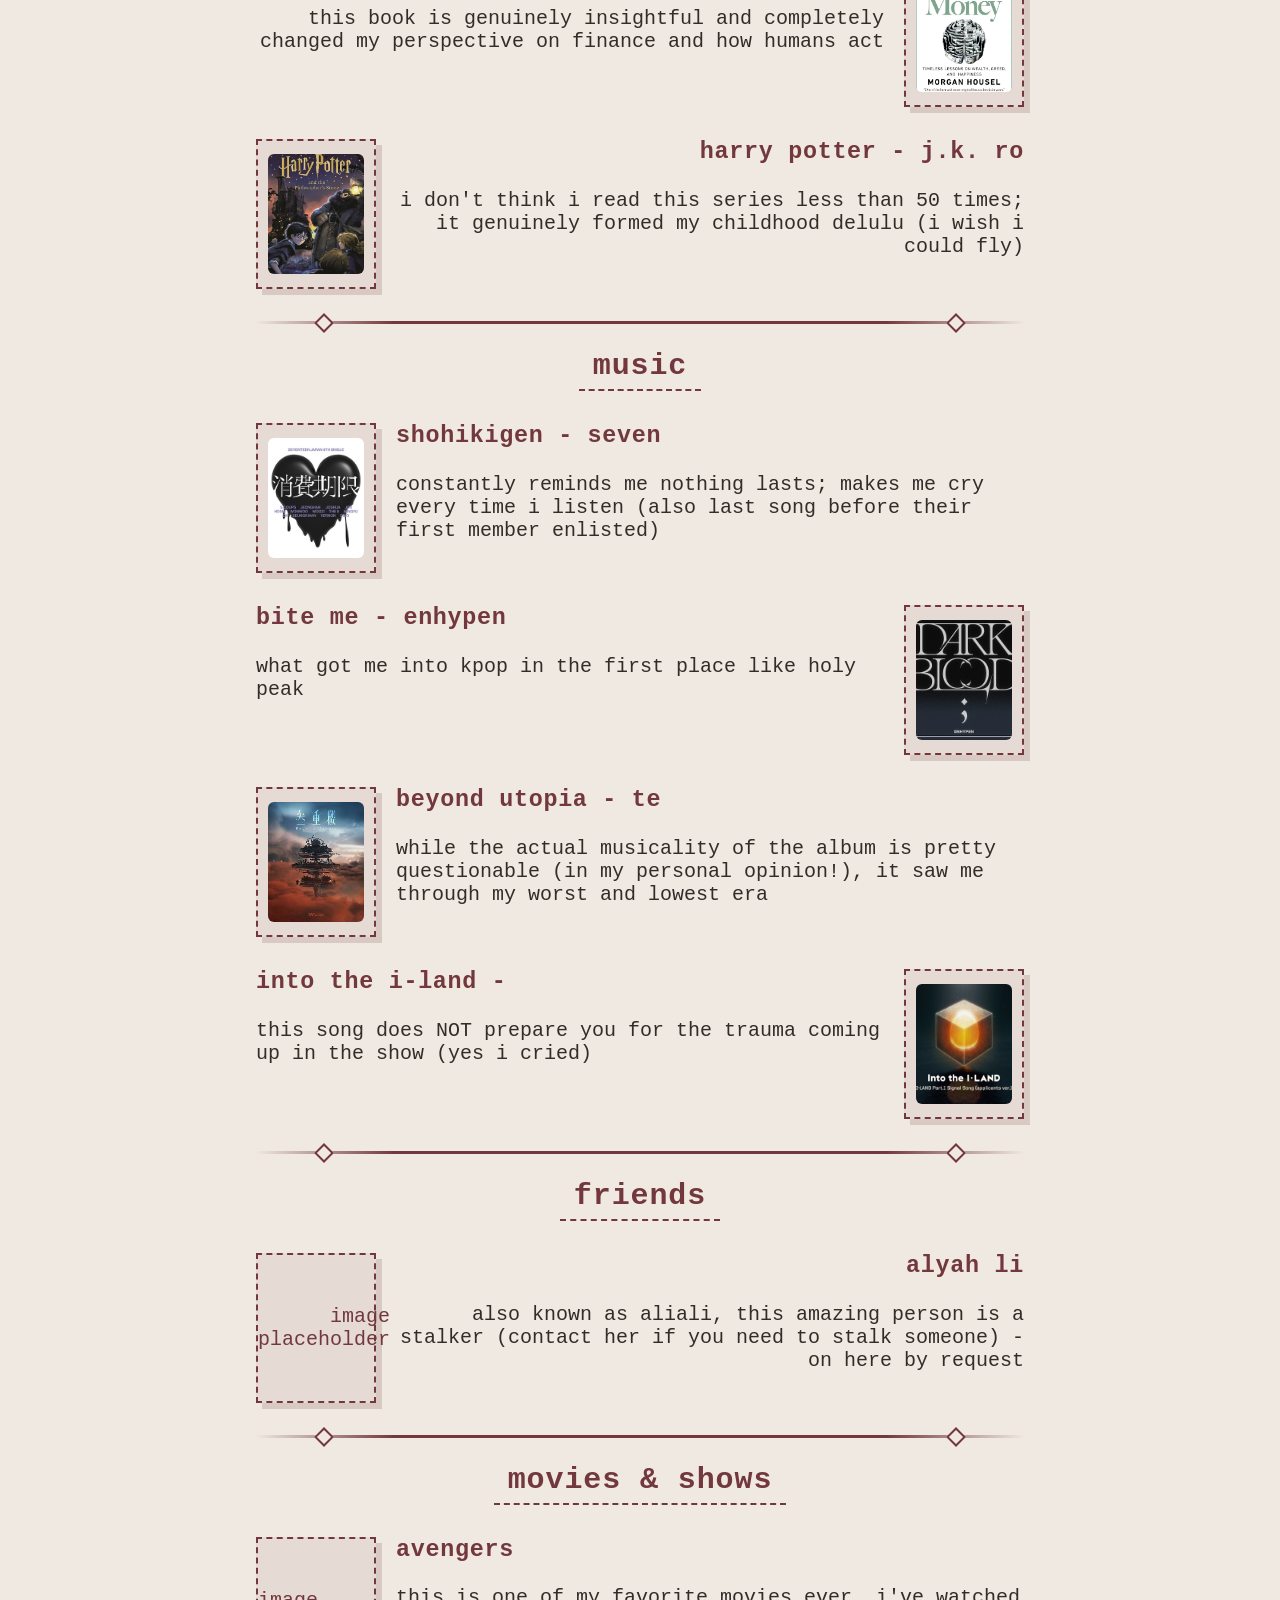
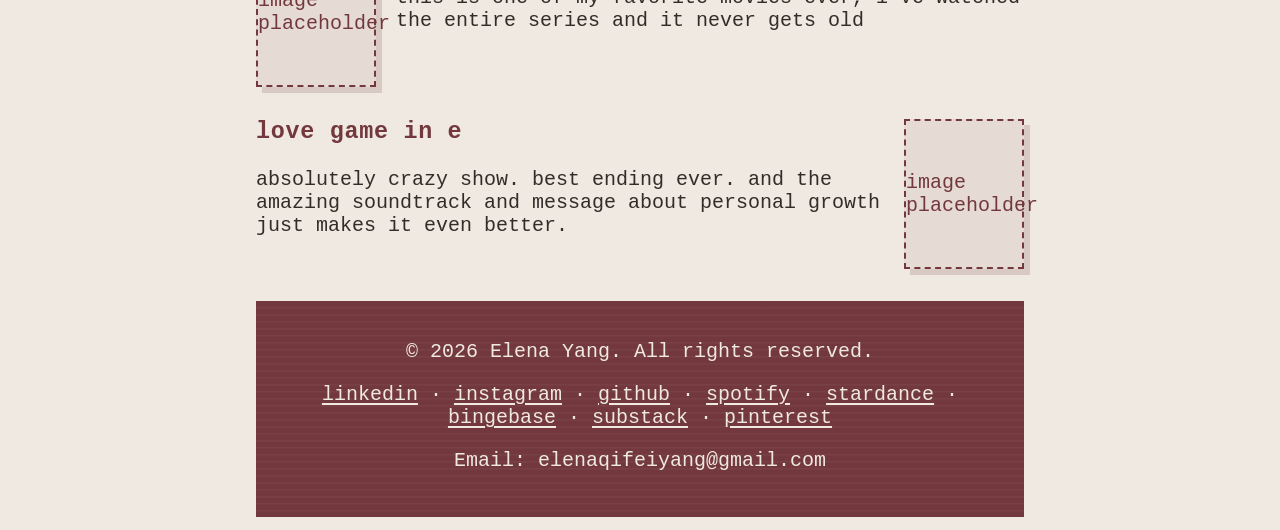
<file: inspo.html>
<!DOCTYPE html>
<html lang = "en">
    <head>
        <meta name="viewport" content="width=device-width, initial-scale=1.0">
        <link rel = "stylesheet" href = "style.css">
        <title>elena yang | inspiration</title>
        <link rel = "icon" href = "download (6).jpg" style = "border-radius: 10px;">

    </head>

    <body>
        <header class="site-header">
        <nav class="nav-system">
            <ul class="nav-links" id = "navLinks">
                <li><a href="index.html">elena yang</a></li>
                <li><a href="about.html">about</a></li>
                <li><a href="projects.html">projects</a></li>
                <li><a href="blog.html">devlog</a></li>
                <li><a href="inspo.html" class = "active-page">inspiration</a></li>
            </ul>

            <button class="nav-toggle" id="navToggle" aria-label="Toggle navigation" aria-expanded="false">
                <span></span>
                <span></span>
                <span></span>
            </button>
        </nav>
    </header>

    <h1>inspirations</h1>

    <p>these are the people/places/things which made my life what it is now - it's mostly just media i consume</p>
    <img src = "𝕱𝖊𝖍𝖑𝖊𝖗_𝕽𝖊𝖚𝖊 𝒔𝒂𝒗𝒆 = 𝒇𝒐𝒍𝒍𝒐𝒘🌷 (1).jpg" class = "image">
    <hr>
    <section class="inspiration-section">
        <h2>people</h2>
        <div class="inspiration-content">
            <div>
                <article class="inspiration-entry">
                    <div class="inspiration-image-placeholder"><img class="inspiration-photo" src = "images/beetoven.jpg" alt="ludwig van beethoven"></div>
                    <div><h3>ludwig van beethoven</h3><p>composing entire symphonies while being deaf is actually really really impressive</p></div>
                </article>
                <article class="inspiration-entry">
                    <div class="inspiration-image-placeholder"><img class="inspiration-photo" src = "images/toast.jpg" alt="disguised toast"></div>
                    <div><h3>disguised toast</h3><p>peak valorant streamer, even more peak among us mastermind - crazy that he studied cs as well (at university of waterloo what gng)</p></div>
                </article>
                <article class="inspiration-entry">
                    <div class="inspiration-image-placeholder"><img class="inspiration-photo" src = "images/jeonghan.jpg" alt="yoon jeonghan"></div>
                    <div><h3>yoon jeonghan</h3><p>admirable for his mentality; rules are meant to be broken (he's just kinda evil but that's what makes going seventeen peak)</p></div>
                </article>
            </div>
        </div>
    </section>
    <hr>

    <section class="inspiration-section">
        <h2>reads</h2>
        <div class="inspiration-content">
            <div>
                <article class="inspiration-entry">
                    <div class="inspiration-image-placeholder"><img class="inspiration-photo" src = "images/historyofeverything.jpg" alt="a short history of everything"></div>
                    <div><h3>a short history of everything - bill bryson</h3><p>so much elite ball knowledge on the universe...</p></div>
                </article>
                <article class="inspiration-entry">
                    <div class="inspiration-image-placeholder"><img class = "inspiration-photo" src = "images/money.jpg" alt = "the psychology of money"></div>
                    <div><h3>the psychology of money - morgan housel</h3><p>this book is genuinely insightful and completely changed my perspective on finance and how humans act</p></div>
                </article>
                <article class="inspiration-entry">
                    <div class="inspiration-image-placeholder"><img class = "inspiration-photo" src = "images/harrypotter.jpg" alt = "harry potter"></div>
                    <div><h3>harry potter - j.k. rowling</h3><p>i don't think i read this series less than 50 times; it genuinely formed my childhood delulu (i wish i could fly)</p></div>
                </article>
            </div>
        </div>
    </section>
    <hr>

    <section class="inspiration-section">
        <h2>music</h2>
        <div class="inspiration-content">
            <div>
                <article class="inspiration-entry">
                    <div class="inspiration-image-placeholder"><img class = "inspiration-photo" src = "images/Shohikigen.jpg" alt = "shohikigen"></div>
                    <div><h3>shohikigen - seventeen</h3><p>constantly reminds me nothing lasts; makes me cry every time i listen (also last song before their first member enlisted)</p></div>
                </article>
                <article class="inspiration-entry">
                    <div class="inspiration-image-placeholder"><img class = "inspiration-photo" src = "images/darkblood.jpg" alt = "bite me"></div>
                    <div><h3>bite me - enhypen</h3><p>what got me into kpop in the first place like holy peak</p></div>
                </article>
                <article class="inspiration-entry">
                    <div class="inspiration-image-placeholder"><img class = "inspiration-photo" src = "images/beyondutopia.jpg" alt = "beyond utopia"></div>
                    <div><h3>beyond utopia - teens in times</h3><p>while the actual musicality of the album is pretty questionable (in my personal opinion!), it saw me through my worst and lowest era</p></div>
                </article>
                <article class="inspiration-entry">
                    <div class="inspiration-image-placeholder"><img class = "inspiration-photo" src = "images/i-land.jpg" alt = "into the i-land"></div>
                    <div><h3>into the i-land - i-land</h3><p>this song does NOT prepare you for the trauma coming up in the show (yes i cried)</p></div>
                </article>
            </div>
        </div>
    </section>
    
    <hr>
    <section class="inspiration-section">
        <h2>friends</h2>
        <div class="inspiration-content">
            <div>
                <article class="inspiration-entry">
                    <div class="inspiration-image-placeholder">image placeholder</div>
                    <div><h3>alyah li</h3><p>also known as aliali, this amazing person is a stalker (contact her if you need to stalk someone) - on here by request</p></div>
                </article>
            </div>
        </div>
    </section>
    <hr>

    <section class="inspiration-section">
        <h2>movies & shows</h2>
        <div class="inspiration-content">
            <div>
                <article class="inspiration-entry">
                    <div class="inspiration-image-placeholder">image placeholder</div>
                    <div><h3>avengers</h3><p>this is one of my favorite movies ever, i've watched the entire series and it never gets old</p></div>
                </article>
                <article class="inspiration-entry">
                    <div class="inspiration-image-placeholder">image placeholder</div>
                    <div><h3>love game in eastern fantasy</h3><p>absolutely crazy show. best ending ever. and the amazing soundtrack and message about personal growth just makes it even better.</p></div>
                </article>
            </div>
        </div>
    </section>
    
    <script src="script.js"></script>

    <footer>
            <p>&copy; 2026 Elena Yang. All rights reserved.</p>
            <p style = "align-self: center;"><a href = "https://www.linkedin.com/in/elena-yang-8b864b420">linkedin</a> &middot; <a href = "https://www.instagram.com/ele.naaa.y/">instagram</a>
            &middot; <a href = "https://github.com/ele-na2011">github</a> &middot; <a href = "https://open.spotify.com/user/31h2o2dfj5xzb2yewfbd2yvqqmdq?si=186e0ae6f700463e">spotify</a> &middot; <a href = "https://stardance.hackclub.com/@ele-na/projects">stardance</a>
            &middot; <a href = "https://bingebase.com/users/elenaqifeiyang">bingebase</a> &middot; <a href = "https://elenayang2011.substack.com/">substack</a> &middot; <a href = "https://pin.it/3pT1wcuAT">pinterest</a></p>
            <p>Email: elenaqifeiyang@gmail.com</p>
        </footer>
    </body>
</html>
</file>
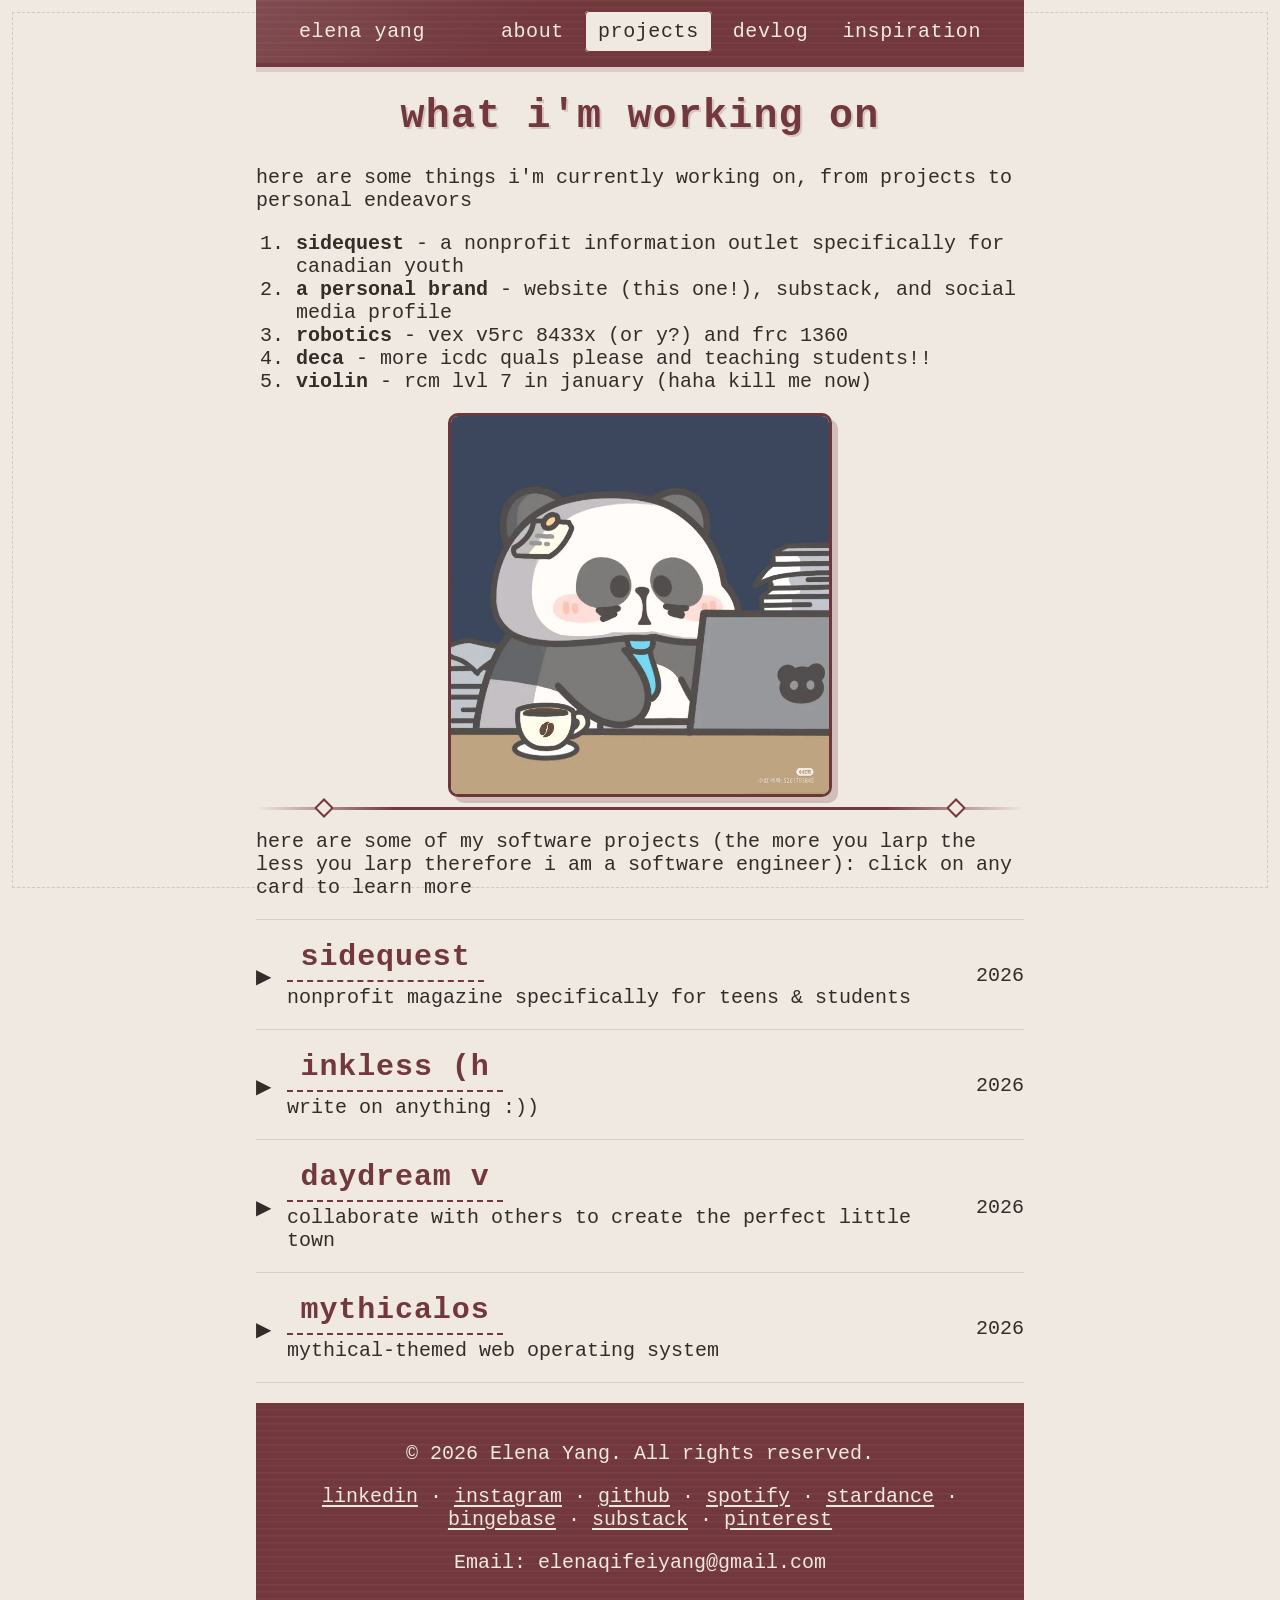
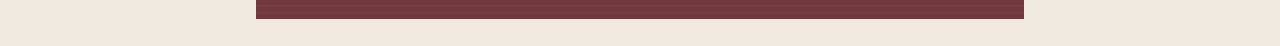
<file: projects.html>
<!DOCTYPE html>
<html lang = "en">
    <head>
        <meta name="viewport" content="width=device-width, initial-scale=1.0">
        <link rel = "stylesheet" href = "style.css">
        <title>elena yang | projects</title>
        <link rel = "icon" href = "download (6).jpg" style = "border-radius:10px;">

    </head>

    <body>
        <header class="site-header">
        <nav class="nav-system">
            <ul class="nav-links" id = "navLinks">
                <li><a href="index.html">elena yang</a></li>
                <li><a href="about.html">about</a></li>
                <li><a href="projects.html" class = "active-page">projects</a></li>
                <li><a href="blog.html">devlog</a></li>
                <li><a href="inspo.html">inspiration</a></li>

            </ul>
            <button class="nav-toggle" id="navToggle" aria-label="Toggle navigation" aria-expanded="false">
                <span></span>
                <span></span>
                <span></span>
            </button>
        </nav>
    </header>


    
    <h1>what i'm working on</h1>

    <p>here are some things i'm currently working on, from projects to personal endeavors</p>
    <ol>
            <li><strong>sidequest</strong> - a nonprofit information outlet specifically for canadian youth</li>
            <li><strong>a personal brand</strong> - website (this one!), substack, and social media profile</li>
            <li><strong>robotics</strong> - vex v5rc 8433x (or y?) and frc 1360</li>
            <li><strong>deca</strong> - more icdc quals please and teaching students!!</li>
            <li><strong>violin</strong> - rcm lvl 7 in january (haha kill me now)</li>
            
            
        </ol>

        <img src ="𝕱𝖊𝖍𝖑𝖊𝖗_𝕽𝖊𝖚𝖊 𝒔𝒂𝒗𝒆 = 𝒇𝒐𝒍𝒍𝒐𝒘🌷.jpg" alt="Project Image" class = "image">
    <hr>
    <p>here are some of my software projects (the more you larp the less you larp therefore i am a software engineer): click on any card to learn more</p>


    <div id="list"></div>

  </div>
  <script src="script.js"></script>
  <script src="projects.js"></script>
  <footer>
            <p>&copy; 2026 Elena Yang. All rights reserved.</p>
            <p style = "align-self: center;"><a href = "https://www.linkedin.com/in/elena-yang-8b864b420">linkedin</a> &middot; <a href = "https://www.instagram.com/ele.naaa.y/">instagram</a>
            &middot; <a href = "https://github.com/ele-na2011">github</a> &middot; <a href = "https://open.spotify.com/user/31h2o2dfj5xzb2yewfbd2yvqqmdq?si=186e0ae6f700463e">spotify</a> &middot; <a href = "https://stardance.hackclub.com/@ele-na/projects">stardance</a>
            &middot; <a href = "https://bingebase.com/users/elenaqifeiyang">bingebase</a> &middot; <a href = "https://elenayang2011.substack.com/">substack</a> &middot; <a href = "https://pin.it/3pT1wcuAT">pinterest</a></p>
            <p>Email: elenaqifeiyang@gmail.com</p>
        </footer>
    </body>
</html>
</file>
<file: style.css>
* {
    box-sizing: border-box;
}

body {
    text-align: left;
    color: #322d29;
    background-color: #efe9e1;
    font-family: monospace;
    font-size: clamp(1rem, 1.8vw + 0.4rem, 1.25rem);
    padding-left: 20%;
    padding-right: 20%;
    margin: 0;
    overflow-x: hidden;
}

.site-header {
    background-color: var(--accent);
    display: flex;
    justify-content: space-between;
    align-items: center;
    padding: 20px 30px;
    color: #efe9e1;
    position: relative;
    z-index: 20;
}

.nav-system {
    flex: 1;
    display: flex;
    align-items: center;
    justify-content: space-between;
}

.nav-links {
    display: flex;
    list-style: none;
    gap: 0.5rem;
    flex: 1;
    margin: 0;
    padding: 0;
}

.nav-links li:first-child {
    margin-right: auto;
}

.nav-links a {
    color: #efe9e1;
    text-decoration: none;
    font-weight: 500;
    padding: 0.5rem 0.75rem;
    border-radius: 4px;
    transition: background 0.2s, color 0.2s;
    white-space: nowrap;
}

img {
    max-width: 100%;
    height: auto;
}

.nav-links a:hover,
.nav-links a.active-page {
    color: #322d29;
    background-color: #efe9e1;
}

/* Hamburger button - hidden by default (desktop) */
.nav-toggle {
    display: none;
    flex-direction: column;
    justify-content: space-between;
    width: 26px;
    height: 20px;
    background: none;
    border: none;
    cursor: pointer;
    padding: 0;
    z-index: 20;
}

.nav-toggle span {
    display: block;
    height: 3px;
    width: 100%;
    background-color: #efe9e1;
    border-radius: 2px;
    transition: transform 0.25s ease, opacity 0.25s ease;
}

/* Hamburger turns into an X when open */
.nav-toggle.open span:nth-child(1) {
    transform: translateY(8.5px) rotate(45deg);
}

.nav-toggle.open span:nth-child(2) {
    opacity: 0;
}

.nav-toggle.open span:nth-child(3) {
    transform: translateY(-8.5px) rotate(-45deg);
}

/* ---------- TABLET ---------- */
@media (max-width: 900px) {
    body {
        padding-left: 10%;
        padding-right: 10%;
    }
}

/* ---------- MOBILE ---------- */
@media (max-width: 640px) {
    body {
        padding-left: 5%;
        padding-right: 5%;
    }

    .nav-toggle {
        display: flex;
    }

    .nav-links {
        position: absolute;
        top: 100%;
        left: 0;
        right: 0;
        flex-direction: column;
        background-color: #72383d;
        gap: 0;
        max-height: 0;
        overflow: hidden;
        transition: max-height 0.3s ease;
        z-index: 30;
        
    }

    .nav-links.open {
        max-height: 400px;
    }

    .nav-links li {
        width: 100%;
    }

    .nav-links li:first-child {
        margin-right: 0;
    }

    .nav-links a {
        display: block;
        padding: 0.9rem 1.5rem;
        border-radius: 0;
    }
}

a {
    color:#72383d;
}

h2 {
    text-align: center;
}

h1 {
    text-align: center;
}

.image {
    display:block;
    margin-left: auto;
    margin-right: auto;
    width: 50%;
    border-radius: 10px;
    border:#72383d 3px solid;
}





hr {
    color:var(--accent);
    height: 3px;
    border:0;
    position:relative;
    overflow:visible;
    background:linear-gradient(90deg, transparent, var(--accent) 18%, var(--accent) 82%, transparent);
    transform-origin:center;
    transition:transform .7s cubic-bezier(.2,.8,.2,1), opacity .7s ease;
}

hr::before,
hr::after{
    content:"";
    position:absolute;
    top:50%;
    width:10px;
    height:10px;
    border:2px solid var(--accent);
    background:var(--bg);
    transform:translateY(-50%) rotate(45deg);
}

hr::before{ left:8%; }
hr::after{ right:8%; }

body.motion-ready > hr{
    opacity:0;
    transform:scaleX(.25);
}

body.motion-ready > hr.is-visible{
    opacity:1;
    transform:scaleX(1);
}




footer {
  text-align: center;
  background-color:#72383d;
  color:#efe9e1;
  padding-top:15px;
  padding-bottom:25px;
  padding-left: 10px;
  padding-right: 10px;
  margin-top: 20px;
}

footer a {
  color:#efe9e1;
  transition: background 0.2s, color 0.2s;
}

footer p {
  overflow-wrap: anywhere;
}

.guestbook{
  position:relative;
  isolation:isolate;
  overflow:hidden;
  margin:2rem 0 3rem;
  border:2px solid var(--accent);
  background:var(--bg);
  color:var(--text);
  box-shadow:8px 8px 0 rgba(114,56,61,.14);
}

.guestbook-inner{
  position:relative;
  z-index:1;
  max-width:700px;
  margin:auto;
  padding:2rem;
}

.guestbook h3{
  color:var(--accent);
  text-align:center;
  text-shadow:2px 2px 0 rgba(114,56,61,.15);
}

.guestbook-form{
  display:grid;
  gap:.5rem;
  margin:1.5rem auto 0;
  max-width:560px;
  padding:1.5rem;
  border:2px solid var(--accent);
  background:var(--accent);
  color:var(--bg);
  box-shadow:5px 5px 0 rgba(114,56,61,.18);
}

.guestbook-form input,
.guestbook-form textarea{
  width:100%;
  padding:.7rem;
  border:2px solid var(--accent);
  border-radius:3px;
  color:var(--text);
  background:var(--bg);
  font:inherit;
}

.guestbook-form textarea{
  resize:vertical;
}

.guestbook-form button{
  width:max-content;
  padding:.7rem 1rem;
  border:2px solid var(--bg);
  border-radius:3px;
  color:var(--accent);
  background:var(--bg);
  cursor:pointer;
  font:inherit;
}

.guestbook-form button:disabled{
  cursor:wait;
  opacity:.6;
}

.guestbook-status.error{
  color:#ffc4c4;
}

.guestbook-website{
  position:absolute;
  left:-9999px;
}

.guestbook-messages{
  display:grid;
  grid-template-columns:repeat(auto-fit, minmax(110px, 1fr));
  gap:.65rem;
  margin-top:2rem;
  max-height:320px;
  overflow-y:auto;
  padding:.35rem;
  border-top:1px solid rgba(114,56,61,.25);
  border-bottom:1px solid rgba(114,56,61,.25);
  scrollbar-color:var(--accent) transparent;
}

.guestbook-message{
  min-height:96px;
  perspective:700px;
  cursor:pointer;
  outline:none;
}

.guestbook-message-inner{
  position:relative;
  min-height:96px;
  height:100%;
  transform-style:preserve-3d;
  transition:transform .5s ease;
}

.guestbook-message:hover .guestbook-message-inner,
.guestbook-message:focus-visible .guestbook-message-inner,
.guestbook-message.is-flipped .guestbook-message-inner{
  transform:rotateY(180deg);
}

.guestbook-message-front,
.guestbook-message-back{
  position:absolute;
  inset:0;
  display:flex;
  flex-direction:column;
  justify-content:center;
  padding:.65rem;
  color:var(--accent);
  background:var(--bg);
  border:2px solid var(--accent);
  box-shadow:3px 3px 0 rgba(114,56,61,.16);
  backface-visibility:hidden;
  overflow:hidden;
}

.guestbook-message-back{
  transform:rotateY(180deg);
}

.guestbook-message h4{
  color:var(--accent);
  overflow-wrap:anywhere;
}

.guestbook-message h4,
.guestbook-message p,
.guestbook-message time{
  margin:0;
}

.guestbook-message p{
  margin:0;
  overflow:auto;
  overflow-wrap:anywhere;
}

.guestbook-message time{
  font-size:.75em;
  opacity:.75;
}

.guestbook-message:focus-visible .guestbook-message-front,
.guestbook-message:focus-visible .guestbook-message-back{
  outline:2px solid var(--text);
  outline-offset:-5px;
}

footer a:hover {
  color:#322d29;
  background-color:#efe9e1;
  text-decoration:none;
  border-radius: 4px;
}

.achievements {
  display: grid;
  grid-template-columns: repeat(auto-fit, minmax(200px, 1fr));
}

.achievements ul {
  list-style-type: disc;
  padding-left: 20px;
  grid-column: span 1;
}

.achievements img {
  width: 50%;
  height: auto;
  border-radius: 10px;
  border:#72383d 3px solid;
  grid-column: span 1;
}

:root{
  --bg:#efe9e1;
  --text:#322d29;
  --line:#d6cec3;
  --accent:#72383d;
}

*{ box-sizing:border-box; }

html{
  scroll-behavior:smooth;
}

body{
  margin:0;
  background:var(--bg);
  color:var(--text);
}

body::before{
  content:"";
  position:fixed;
  inset:0;
  z-index:100;
  pointer-events:none;
  background:var(--accent);
  transform-origin:top;
  animation:page-wipe .8s cubic-bezier(.76,0,.24,1) .05s forwards;
}

@keyframes page-wipe{
  from{ transform:scaleY(1); }
  to{ transform:scaleY(0); }
}

body.motion-ready > :not(.site-header):not(footer):not(script):not(.overlay){
  opacity:0;
  transform:translateY(28px);
  transition:opacity .7s ease, transform .7s cubic-bezier(.2,.8,.2,1);
}

body.motion-ready > :not(.site-header):not(footer):not(script):not(.overlay).is-visible{
  opacity:1;
  transform:none;
}

body.motion-ready > :nth-child(2){ transition-delay:.08s; }
body.motion-ready > :nth-child(3){ transition-delay:.14s; }
body.motion-ready > :nth-child(4){ transition-delay:.2s; }
body.motion-ready > :nth-child(5){ transition-delay:.26s; }

.typewriter:not(.is-visible){
  visibility:hidden;
}

.typewriter.is-visible{
  visibility:visible;
}

.site-header,
footer,
.site-header *,
footer *{
  visibility:visible;
}

.wrap{ max-width:820px; margin:0 auto; padding:64px 24px 100px; }

body::after{
  content:"";
  position:fixed;
  inset:12px;
  z-index:-1;
  pointer-events:none;
  border:1px dashed rgba(114,56,61,.2);
}

/* ---------- Header ---------- */
header h1{ margin:0 0 8px; }
header p{ margin:0 0 40px; }

/* ---------- Project sections (rules, not boxes) ---------- */
#list{
  border-top:1px solid var(--line);
}

.project{
  border-bottom:1px solid var(--line);
  background:none;
}

/* ---------- Collapsed teaser (the clickable header) ---------- */
.head{
  width:100%;
  display:flex;
  align-items:center;
  text-align: center;
  gap:16px;
  padding:20px 0;
  background:none;
  border:0;
  cursor:pointer;

  /* lets your theme's type through instead of the browser's button default */
  font:inherit;
  color:inherit;
  text-align:left;
}
.head:focus-visible{ outline:2px solid var(--text); outline-offset:-2px; }

.head-text{ flex:1; min-width:0; }

.head h2{ margin:0; }
.head .teaser{ margin:4px 0 0; }
.head .year{ white-space:nowrap; margin-top:3px; }

.caret{
  flex:none;
  margin-top:4px;
  transition:transform .25s ease;
}
.project.open .caret{ transform:rotate(90deg); }

/* ---------- Expanding article ---------- */
.body{
  display:grid;
  grid-template-rows:0fr;
  transition:grid-template-rows .32s ease;
}
.project.open .body{ grid-template-rows:1fr; }

.body-inner{ overflow:hidden; }

.article{ padding:0 0 28px; }

.article h3{ margin:24px 0 8px; }
.article > h3:first-child{ margin-top:4px; }
.article p{ margin:0 0 12px; }
.article ul{ margin:0 0 12px; padding-left:20px; }
.article li{ margin-bottom:6px; }

/* ---------- Images ---------- */
.shot{
  width:100%;
  display:block;
  margin:16px 0 4px;
}

/* ---------- Link buttons ---------- */
.links{ display:flex; gap:10px; flex-wrap:wrap; margin-top:22px; }

.btn{
  text-decoration:none;
  padding:9px 16px;
  color:inherit;
  border:1px solid var(--line);
}
.btn.primary{ border-color:var(--text); }

/* Wine-red streetwear typography */
.site-header{
  background:
    linear-gradient(135deg, rgba(255,255,255,.1), transparent 35%),
    repeating-linear-gradient(0deg, transparent 0 5px, rgba(255,255,255,.045) 6px 7px),
    var(--accent);
  border-bottom:4px solid var(--accent);
  box-shadow:0 5px 0 rgba(114,56,61,.16);
}

.nav-links a{
  border:1px solid transparent;
  letter-spacing:.03em;
}

.nav-links a:hover,
.nav-links a.active-page{
  color:var(--text);
  background:var(--bg);
  border-color:var(--accent);
}

h1,
h2,
h3{
  color:var(--accent);
  letter-spacing:.03em;
  text-transform:lowercase;
}

h1{
  text-shadow:2px 2px 0 rgba(114,56,61,.2);
}

h2{
  display:table;
  margin-left:auto;
  margin-right:auto;
  padding:0 .45em .2em;
  border-bottom:2px dashed var(--accent);
}

a{
  color:var(--accent);
  text-decoration-thickness:2px;
  text-underline-offset:3px;
}

.image{
  border-color:var(--accent);
  box-shadow:6px 6px 0 rgba(114,56,61,.24);
  filter:saturate(.88) contrast(1.04);
}

.about-intro{
  display:block;
}

.about-intro .image{
  width:50%;
  margin-left:auto;
  margin-right:auto;
}

.about-section{
  display:grid;
  grid-template-columns:minmax(180px, .8fr) minmax(0, 1.2fr);
  gap:2rem;
  align-items:center;
  margin:2rem 0;
}

.about-section:nth-of-type(even) .about-placeholder{
  order:2;
}

.about-section:nth-of-type(even) .about-section-content{
  order:1;
}

.about-section-content h2{
  margin-top:0;
}

.about-section--text-only .about-section-content{
  grid-column:1 / -1;
}

.about-placeholder{
  min-height:220px;
  display:grid;
  place-items:center;
  padding:1rem;
  color:var(--accent);
  border:2px dashed var(--accent);
  background:
    linear-gradient(135deg, transparent 49%, rgba(114,56,61,.1) 50%, transparent 51%),
    linear-gradient(45deg, transparent 49%, rgba(114,56,61,.1) 50%, transparent 51%),
    rgba(114,56,61,.06);
  box-shadow:6px 6px 0 rgba(114,56,61,.16);
  text-align:center;
  text-transform:lowercase;
}

.about-section-content p:first-of-type{
  margin-top:0;
}

hr{
  background:linear-gradient(90deg, transparent, var(--accent) 18%, var(--accent) 82%, transparent);
}

hr::before,
hr::after{
  border-color:var(--accent);
  background:var(--bg);
}

footer{
  background:
    repeating-linear-gradient(0deg, transparent 0 5px, rgba(255,255,255,.045) 6px 7px),
    var(--accent);
  border-top:4px solid var(--accent);
}

footer a{
  color:var(--bg);
}

/* ---------- Responsive ---------- */
.inspiration-section h2{
  text-align:center;
}

body.motion-ready > .inspiration-section{
  opacity:1;
  transform:none;
}

.inspiration-content{
  display:block;
  margin:2rem 0;
  text-align:left;
}

.inspiration-section:nth-of-type(even) .inspiration-content > div:last-child{
  text-align:right;
}

.inspiration-image-placeholder{
  width:min(120px, 100%);
  aspect-ratio:4 / 5;
  display:grid;
  place-items:center;
  border:2px dashed var(--accent);
  color:var(--accent);
  background:rgba(114,56,61,.08);
  box-shadow:6px 6px 0 rgba(114,56,61,.18);
  text-transform:lowercase;
}

.inspiration-photo{
  width:96px;
  height:120px;
  object-fit:cover;
  border-radius:6px;
}

.inspiration-entry{
  display:grid;
  grid-template-columns:120px minmax(0, 1fr);
  gap:1.25rem;
  align-items:start;
  margin-bottom:2rem;
}

.inspiration-entry:last-child{
  margin-bottom:0;
}

.inspiration-entry h3{
  margin-top:0;
}

.inspiration-entry:nth-child(even) > .inspiration-image-placeholder{
  order:2;
  justify-self:end;
}

.inspiration-entry:nth-child(even){
  grid-template-columns:minmax(0, 1fr) 120px;
}

.inspiration-entry:nth-child(even) > div:last-child{
  order:1;
}

@media (max-width:560px){
  .wrap{ padding:40px 18px 70px; }
  .head{ padding:17px 0; }

  .about-intro,
  .about-section{
    grid-template-columns:1fr;
    gap:1.25rem;
  }

  .about-section:nth-of-type(even) .about-placeholder,
  .about-section:nth-of-type(even) .about-section-content{
    order:initial;
  }

  .about-placeholder{
    min-height:170px;
  }

  .inspiration-section:nth-of-type(even) .inspiration-content > div:last-child{
    text-align:left;
  }

  .inspiration-entry:nth-child(even) > .inspiration-image-placeholder,
  .inspiration-entry:nth-child(even) > div:last-child{
    order:initial;
  }

  .inspiration-entry,
  .inspiration-entry:nth-child(even){
    grid-template-columns:100px minmax(0, 1fr);
    gap:1rem;
  }
}

@media (max-width:640px){
  .site-header{
    padding:14px 16px;
  }

  h1{
    font-size:clamp(1.6rem, 8vw, 2.2rem);
  }

  h2{
    max-width:100%;
    font-size:clamp(1.25rem, 6vw, 1.7rem);
    text-align:center;
  }

  .image{
    width:100%;
  }

  .guestbook-inner{
    padding:1.25rem;
  }

  .guestbook-form{
    padding:1rem;
  }

  .guestbook-form button{
    width:100%;
  }

  .guestbook-messages{
    grid-template-columns:repeat(auto-fit, minmax(130px, 1fr));
  }

  .grid{
    grid-template-columns:1fr;
  }

  .card{
    padding:17px;
    font-size:1rem;
  }

  .card .meta{
    flex-wrap:wrap;
  }

  .overlay{
    padding:16px 10px;
  }

  .panel{
    padding:24px 18px;
    border-radius:12px;
  }

  .panel h2{
    font-size:1.35rem;
  }

  .links{
    flex-direction:column;
  }

  .btn{
    text-align:center;
  }

  footer{
    padding-left:16px;
    padding-right:16px;
  }
}

@media (prefers-reduced-motion:reduce){
  html{ scroll-behavior:auto; }
  body::before{ animation:none; display:none; }
  body.motion-ready > :not(.site-header):not(footer):not(script):not(.overlay),
  body.motion-ready > hr{
    opacity:1;
    transform:none;
    transition:none;
  }

  .typewriter{ visibility:visible; }
}
</file>
